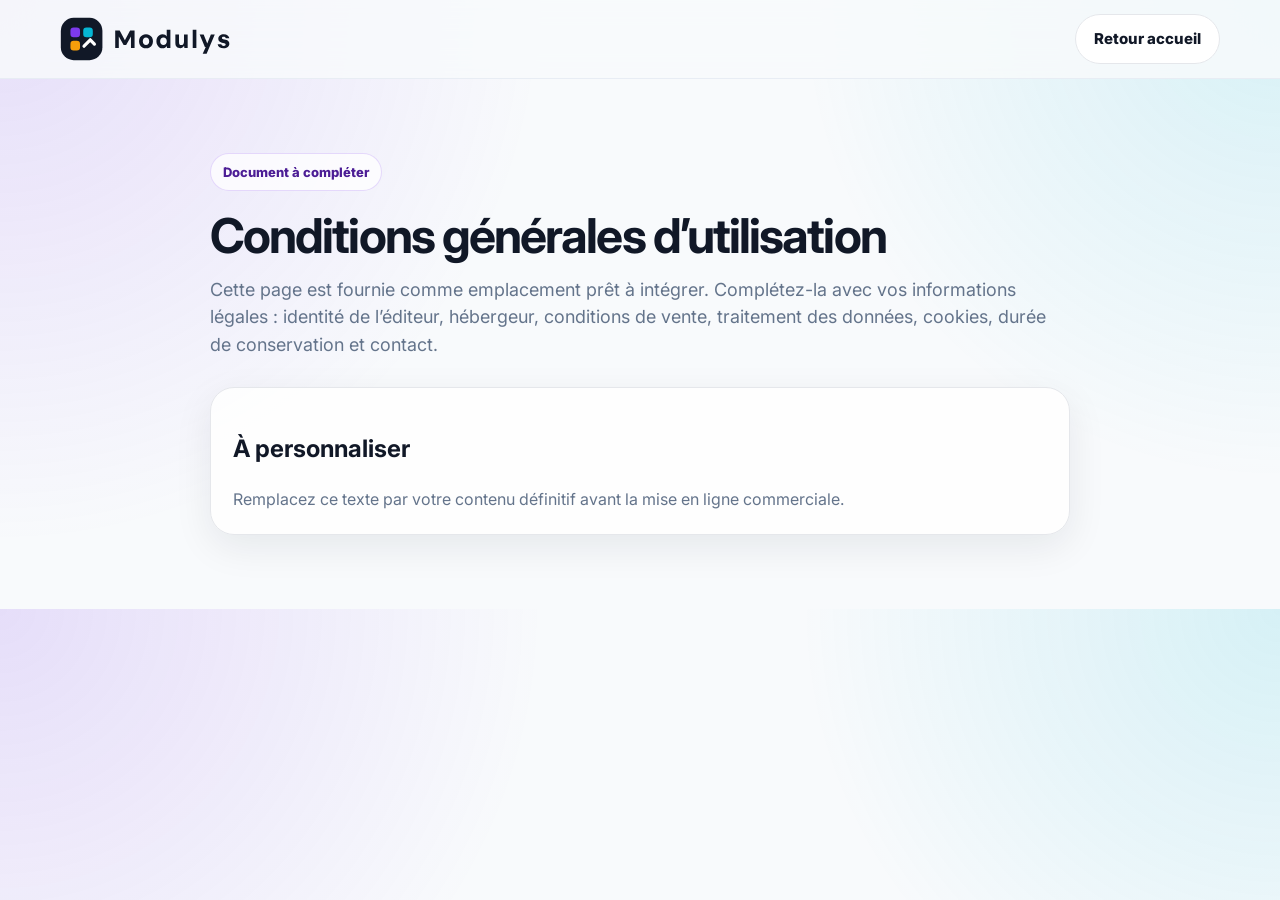
<file: cgu.html>
<!doctype html>
<html lang="fr">
<head>
  <meta charset="utf-8">
  <meta name="viewport" content="width=device-width, initial-scale=1">
  <title>Conditions générales d’utilisation — Modulys</title>
  <link rel="icon" href="../assets/img/favicon.svg" type="image/svg+xml">
  <link rel="preconnect" href="https://fonts.googleapis.com">
  <link rel="preconnect" href="https://fonts.gstatic.com" crossorigin>
  <link href="https://fonts.googleapis.com/css2?family=Inter:wght@500;650;700;800;900&display=swap" rel="stylesheet">
  <link rel="stylesheet" href="../assets/css/modulys.css">
</head>
<body>
  <header class="site-header"><div class="container navbar"><a class="brand" href="../index.html"><img src="../assets/img/modulys-logo.svg" alt="Modulys"></a><a class="btn btn-secondary" href="../index.html">Retour accueil</a></div></header>
  <main class="section">
    <div class="container" style="max-width:860px">
      <span class="badge">Document à compléter</span>
      <h1 class="section-title" style="margin-top:20px">Conditions générales d’utilisation</h1>
      <p class="section-text">Cette page est fournie comme emplacement prêt à intégrer. Complétez-la avec vos informations légales : identité de l’éditeur, hébergeur, conditions de vente, traitement des données, cookies, durée de conservation et contact.</p>
      <div class="card faq-item" style="margin-top:28px">
        <h2>À personnaliser</h2>
        <p>Remplacez ce texte par votre contenu définitif avant la mise en ligne commerciale.</p>
      </div>
    </div>
  </main>
  <script src="../assets/js/modulys.js"></script>
</body>
</html>
</file>
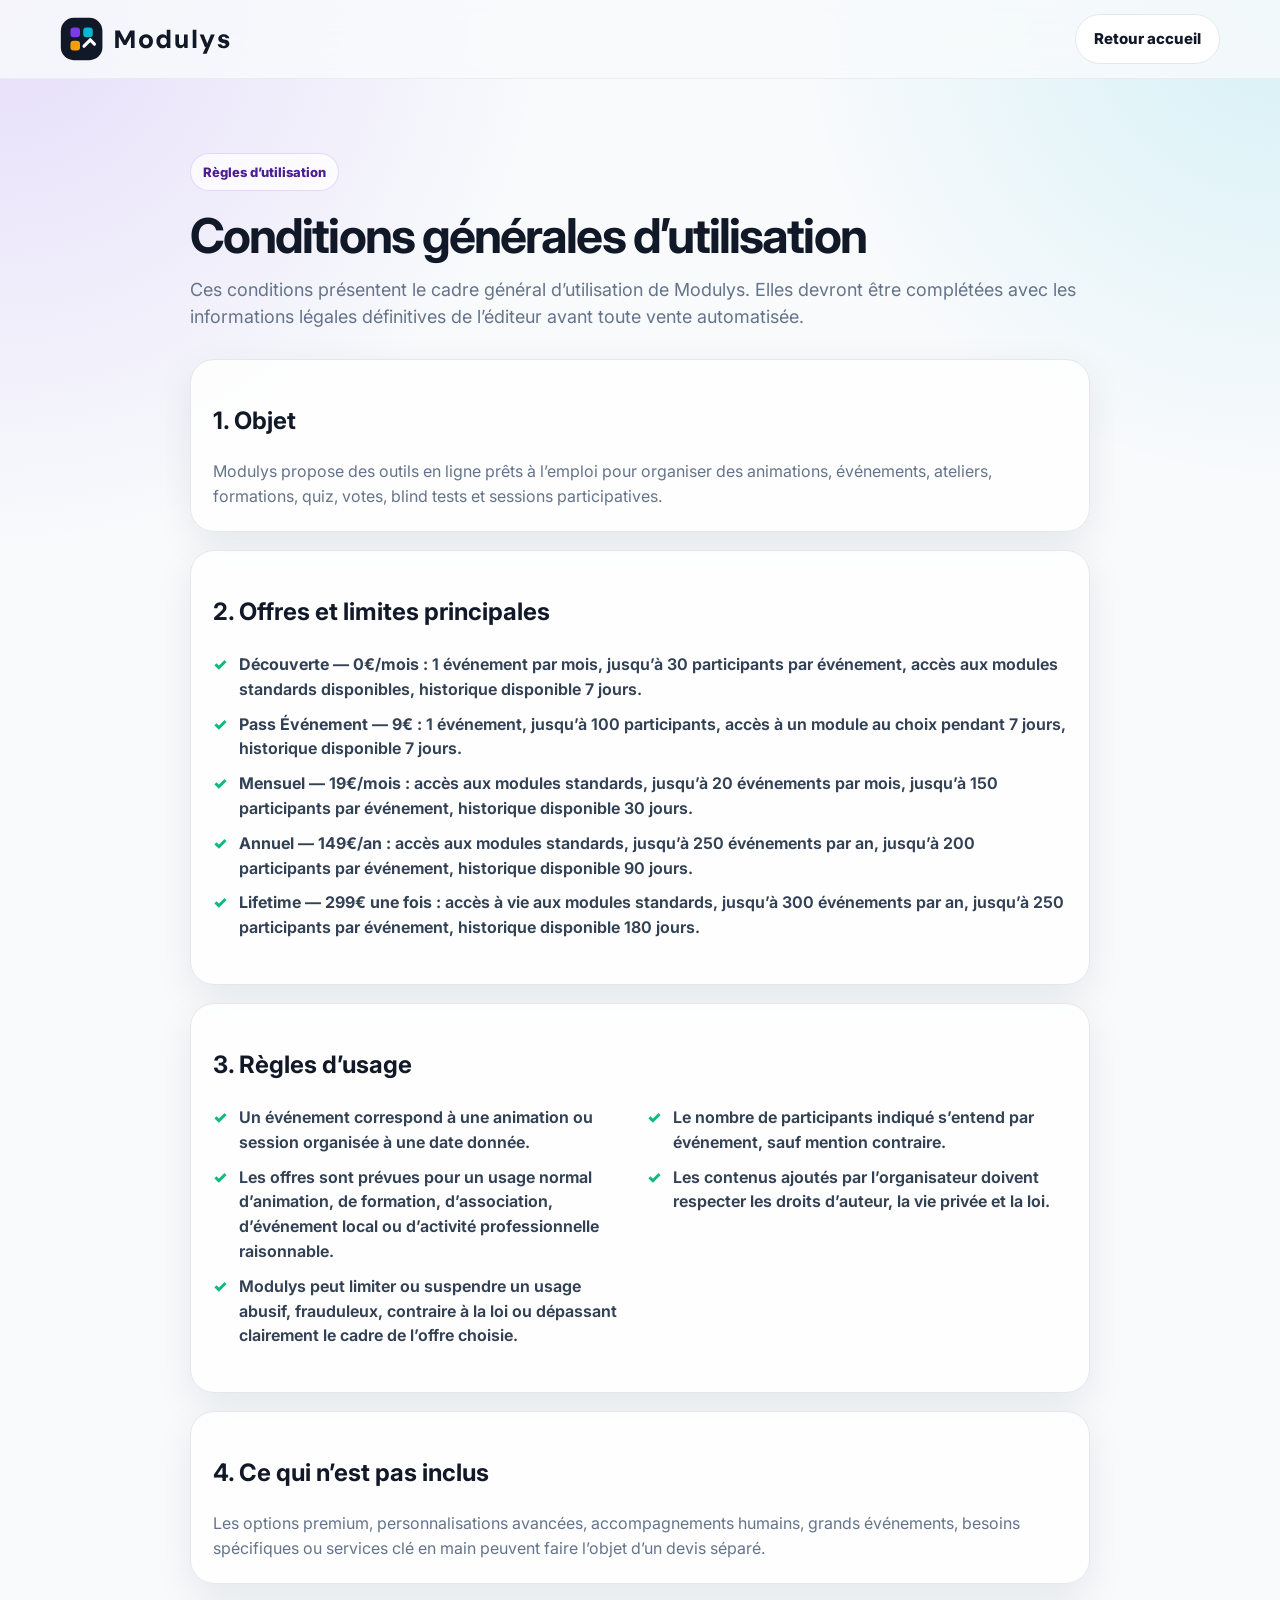
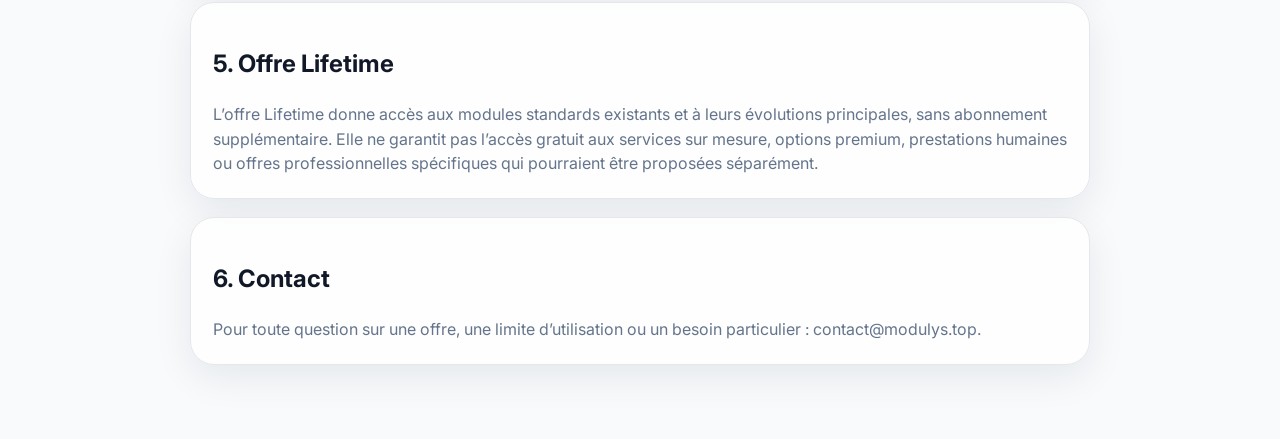
<file: legal/cgu.html>
<!doctype html>
<html lang="fr">
<head>
  <meta charset="utf-8">
  <meta name="viewport" content="width=device-width, initial-scale=1">
  <title>Conditions générales d’utilisation — Modulys</title>
  <link rel="icon" href="../assets/img/favicon.svg" type="image/svg+xml">
  <link rel="preconnect" href="https://fonts.googleapis.com">
  <link rel="preconnect" href="https://fonts.gstatic.com" crossorigin>
  <link href="https://fonts.googleapis.com/css2?family=Inter:wght@500;650;700;800;900&display=swap" rel="stylesheet">
  <link rel="stylesheet" href="../assets/css/modulys.css">
</head>
<body>
  <header class="site-header"><div class="container navbar"><a class="brand" href="../index.html"><img src="../assets/img/modulys-logo.svg" alt="Modulys"></a><a class="btn btn-secondary" href="../index.html">Retour accueil</a></div></header>
  <main class="section">
    <div class="container" style="max-width:900px">
      <span class="badge">Règles d’utilisation</span>
      <h1 class="section-title" style="margin-top:20px">Conditions générales d’utilisation</h1>
      <p class="section-text">Ces conditions présentent le cadre général d’utilisation de Modulys. Elles devront être complétées avec les informations légales définitives de l’éditeur avant toute vente automatisée.</p>

      <div class="card faq-item" style="margin-top:28px">
        <h2>1. Objet</h2>
        <p>Modulys propose des outils en ligne prêts à l’emploi pour organiser des animations, événements, ateliers, formations, quiz, votes, blind tests et sessions participatives.</p>
      </div>

      <div class="card faq-item" style="margin-top:18px">
        <h2>2. Offres et limites principales</h2>
        <ul class="feature-list legal-list">
          <li><strong>Découverte — 0€/mois :</strong> 1 événement par mois, jusqu’à 30 participants par événement, accès aux modules standards disponibles, historique disponible 7 jours.</li>
          <li><strong>Pass Événement — 9€ :</strong> 1 événement, jusqu’à 100 participants, accès à un module au choix pendant 7 jours, historique disponible 7 jours.</li>
          <li><strong>Mensuel — 19€/mois :</strong> accès aux modules standards, jusqu’à 20 événements par mois, jusqu’à 150 participants par événement, historique disponible 30 jours.</li>
          <li><strong>Annuel — 149€/an :</strong> accès aux modules standards, jusqu’à 250 événements par an, jusqu’à 200 participants par événement, historique disponible 90 jours.</li>
          <li><strong>Lifetime — 299€ une fois :</strong> accès à vie aux modules standards, jusqu’à 300 événements par an, jusqu’à 250 participants par événement, historique disponible 180 jours.</li>
        </ul>
      </div>

      <div class="card faq-item" style="margin-top:18px">
        <h2>3. Règles d’usage</h2>
        <ul class="feature-list">
          <li>Un événement correspond à une animation ou session organisée à une date donnée.</li>
          <li>Le nombre de participants indiqué s’entend par événement, sauf mention contraire.</li>
          <li>Les offres sont prévues pour un usage normal d’animation, de formation, d’association, d’événement local ou d’activité professionnelle raisonnable.</li>
          <li>Les contenus ajoutés par l’organisateur doivent respecter les droits d’auteur, la vie privée et la loi.</li>
          <li>Modulys peut limiter ou suspendre un usage abusif, frauduleux, contraire à la loi ou dépassant clairement le cadre de l’offre choisie.</li>
        </ul>
      </div>

      <div class="card faq-item" style="margin-top:18px">
        <h2>4. Ce qui n’est pas inclus</h2>
        <p>Les options premium, personnalisations avancées, accompagnements humains, grands événements, besoins spécifiques ou services clé en main peuvent faire l’objet d’un devis séparé.</p>
      </div>

      <div class="card faq-item" style="margin-top:18px">
        <h2>5. Offre Lifetime</h2>
        <p>L’offre Lifetime donne accès aux modules standards existants et à leurs évolutions principales, sans abonnement supplémentaire. Elle ne garantit pas l’accès gratuit aux services sur mesure, options premium, prestations humaines ou offres professionnelles spécifiques qui pourraient être proposées séparément.</p>
      </div>

      <div class="card faq-item" style="margin-top:18px">
        <h2>6. Contact</h2>
        <p>Pour toute question sur une offre, une limite d’utilisation ou un besoin particulier : contact@modulys.top.</p>
      </div>
    </div>
  </main>
  <script src="../assets/js/modulys.js"></script>
</body>
</html>
</file>
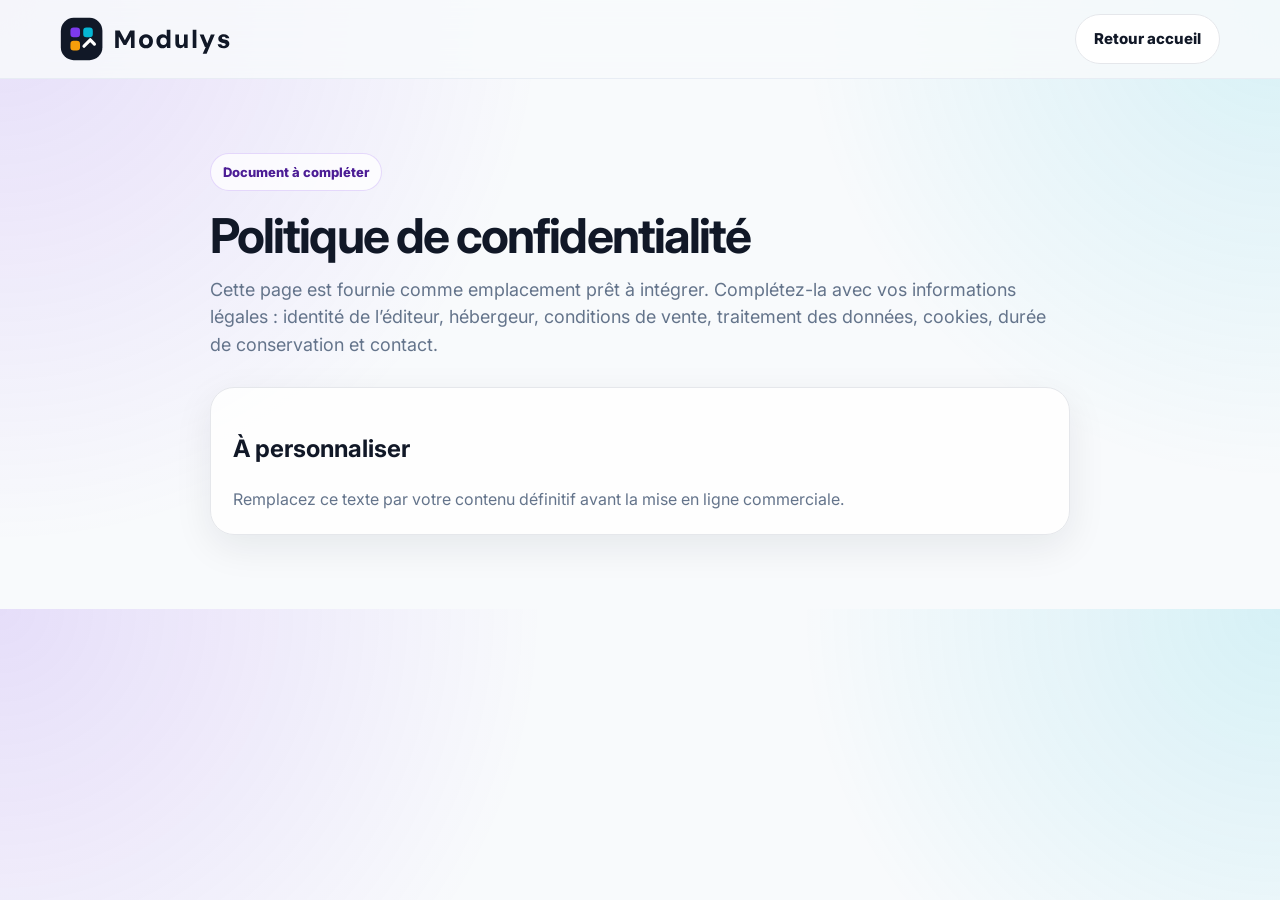
<file: legal/confidentialite.html>
<!doctype html>
<html lang="fr">
<head>
  <meta charset="utf-8">
  <meta name="viewport" content="width=device-width, initial-scale=1">
  <title>Politique de confidentialité — Modulys</title>
  <link rel="icon" href="../assets/img/favicon.svg" type="image/svg+xml">
  <link rel="preconnect" href="https://fonts.googleapis.com">
  <link rel="preconnect" href="https://fonts.gstatic.com" crossorigin>
  <link href="https://fonts.googleapis.com/css2?family=Inter:wght@500;650;700;800;900&display=swap" rel="stylesheet">
  <link rel="stylesheet" href="../assets/css/modulys.css">
</head>
<body>
  <header class="site-header"><div class="container navbar"><a class="brand" href="../index.html"><img src="../assets/img/modulys-logo.svg" alt="Modulys"></a><a class="btn btn-secondary" href="../index.html">Retour accueil</a></div></header>
  <main class="section">
    <div class="container" style="max-width:860px">
      <span class="badge">Document à compléter</span>
      <h1 class="section-title" style="margin-top:20px">Politique de confidentialité</h1>
      <p class="section-text">Cette page est fournie comme emplacement prêt à intégrer. Complétez-la avec vos informations légales : identité de l’éditeur, hébergeur, conditions de vente, traitement des données, cookies, durée de conservation et contact.</p>
      <div class="card faq-item" style="margin-top:28px">
        <h2>À personnaliser</h2>
        <p>Remplacez ce texte par votre contenu définitif avant la mise en ligne commerciale.</p>
      </div>
    </div>
  </main>
  <script src="../assets/js/modulys.js"></script>
</body>
</html>
</file>
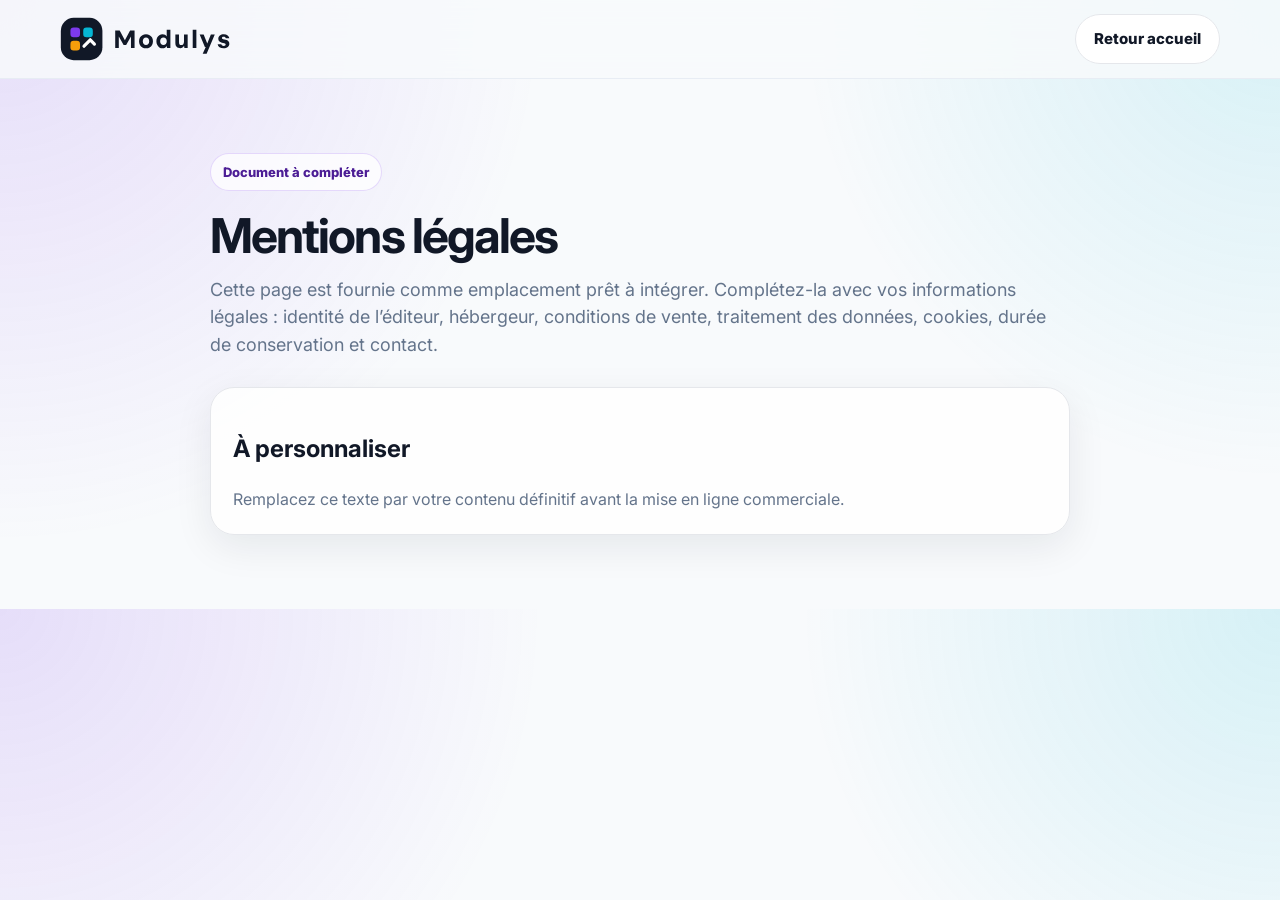
<file: legal/mentions-legales.html>
<!doctype html>
<html lang="fr">
<head>
  <meta charset="utf-8">
  <meta name="viewport" content="width=device-width, initial-scale=1">
  <title>Mentions légales — Modulys</title>
  <link rel="icon" href="../assets/img/favicon.svg" type="image/svg+xml">
  <link rel="preconnect" href="https://fonts.googleapis.com">
  <link rel="preconnect" href="https://fonts.gstatic.com" crossorigin>
  <link href="https://fonts.googleapis.com/css2?family=Inter:wght@500;650;700;800;900&display=swap" rel="stylesheet">
  <link rel="stylesheet" href="../assets/css/modulys.css">
</head>
<body>
  <header class="site-header"><div class="container navbar"><a class="brand" href="../index.html"><img src="../assets/img/modulys-logo.svg" alt="Modulys"></a><a class="btn btn-secondary" href="../index.html">Retour accueil</a></div></header>
  <main class="section">
    <div class="container" style="max-width:860px">
      <span class="badge">Document à compléter</span>
      <h1 class="section-title" style="margin-top:20px">Mentions légales</h1>
      <p class="section-text">Cette page est fournie comme emplacement prêt à intégrer. Complétez-la avec vos informations légales : identité de l’éditeur, hébergeur, conditions de vente, traitement des données, cookies, durée de conservation et contact.</p>
      <div class="card faq-item" style="margin-top:28px">
        <h2>À personnaliser</h2>
        <p>Remplacez ce texte par votre contenu définitif avant la mise en ligne commerciale.</p>
      </div>
    </div>
  </main>
  <script src="../assets/js/modulys.js"></script>
</body>
</html>
</file>
<file: assets/css/modulys.css>
:root {
  --bg: #f8fafc;
  --surface: #ffffff;
  --surface-soft: #f1f5f9;
  --ink: #111827;
  --muted: #64748b;
  --line: #e5e7eb;
  --primary: #7c3aed;
  --primary-dark: #5b21b6;
  --accent: #06b6d4;
  --warning: #f59e0b;
  --success: #10b981;
  --shadow: 0 22px 70px rgba(15, 23, 42, .10);
  --shadow-soft: 0 12px 38px rgba(15, 23, 42, .08);
  --radius-xl: clamp(22px, 3vw, 32px);
  --radius-lg: clamp(18px, 2.4vw, 24px);
  --radius-md: 16px;
  --container: 1160px;
}

* { box-sizing: border-box; }
html { scroll-behavior: smooth; }
body {
  margin: 0;
  font-family: Inter, ui-sans-serif, system-ui, -apple-system, BlinkMacSystemFont, "Segoe UI", sans-serif;
  color: var(--ink);
  background:
    radial-gradient(circle at top left, rgba(124, 58, 237, .15), transparent 34rem),
    radial-gradient(circle at top right, rgba(6, 182, 212, .14), transparent 30rem),
    var(--bg);
  line-height: 1.55;
  overflow-x: hidden;
}
body.menu-open { overflow: hidden; }
img, svg { max-width: 100%; height: auto; }
a { color: inherit; text-decoration: none; }

.container {
  width: min(calc(100% - clamp(24px, 5vw, 48px)), var(--container));
  margin: 0 auto;
}

.skip-link {
  position: absolute;
  left: 16px;
  top: -60px;
  z-index: 999;
  padding: 10px 14px;
  border-radius: 12px;
  background: var(--ink);
  color: white;
  transition: top .2s ease;
}
.skip-link:focus { top: 16px; }

.site-header {
  position: sticky;
  top: 0;
  z-index: 100;
  backdrop-filter: blur(18px);
  background: rgba(248, 250, 252, .82);
  border-bottom: 1px solid rgba(226, 232, 240, .75);
}
.navbar {
  min-height: clamp(64px, 8vw, 78px);
  display: flex;
  align-items: center;
  justify-content: space-between;
  gap: clamp(12px, 2.5vw, 24px);
}
.brand { display: inline-flex; align-items: center; flex: 0 0 auto; }
.brand img { width: clamp(138px, 15vw, 176px); display: block; }
.nav-links, .nav-actions { display: flex; align-items: center; }
.nav-links { gap: clamp(14px, 2vw, 26px); color: #334155; font-weight: 650; font-size: 15px; }
.nav-actions { gap: 12px; }
.nav-links a { position: relative; }
.nav-links a::after {
  content: "";
  position: absolute;
  left: 0;
  bottom: -8px;
  width: 100%;
  height: 2px;
  border-radius: 20px;
  background: var(--primary);
  transform: scaleX(0);
  transform-origin: left;
  transition: transform .18s ease;
}
.nav-links a:hover::after, .nav-links a:focus-visible::after { transform: scaleX(1); }

.menu-toggle {
  display: none;
  width: 44px;
  height: 44px;
  border: 1px solid var(--line);
  border-radius: 14px;
  background: white;
  color: var(--ink);
}
.menu-toggle span { display: block; width: 20px; height: 2px; margin: 5px auto; background: currentColor; border-radius: 99px; }
.mobile-menu { display: none; }

.btn {
  display: inline-flex;
  align-items: center;
  justify-content: center;
  gap: 9px;
  min-height: 44px;
  padding: 12px 18px;
  border-radius: 999px;
  border: 1px solid transparent;
  font-weight: 800;
  font-size: 15px;
  cursor: pointer;
  text-align: center;
  transition: transform .16s ease, box-shadow .16s ease, background .16s ease, border-color .16s ease;
}
.btn:hover { transform: translateY(-1px); }
.btn-primary { color: white; background: linear-gradient(135deg, var(--primary), var(--accent)); box-shadow: 0 14px 30px rgba(124, 58, 237, .25); }
.btn-primary:hover { box-shadow: 0 18px 38px rgba(124, 58, 237, .32); }
.btn-secondary { background: white; color: var(--ink); border-color: var(--line); }
.btn-secondary:hover { border-color: rgba(124, 58, 237, .35); box-shadow: var(--shadow-soft); }
.btn-ghost { background: transparent; color: #334155; border-color: transparent; }

.badge {
  display: inline-flex;
  align-items: center;
  gap: 8px;
  width: fit-content;
  max-width: 100%;
  padding: 8px 12px;
  border: 1px solid rgba(124, 58, 237, .18);
  border-radius: 999px;
  background: rgba(255, 255, 255, .72);
  color: #4c1d95;
  font-weight: 800;
  font-size: 13px;
}

.hero { padding: clamp(46px, 8vw, 86px) 0 clamp(34px, 5.4vw, 58px); }
.hero-grid { display: grid; grid-template-columns: minmax(0, 1.05fr) minmax(310px, .95fr); gap: clamp(24px, 5vw, 46px); align-items: center; }
.hero h1 { margin: 20px 0 18px; font-size: clamp(38px, 7vw, 76px); line-height: .98; letter-spacing: -0.06em; }
.gradient-text { background: linear-gradient(135deg, var(--primary), var(--accent)); -webkit-background-clip: text; background-clip: text; color: transparent; }
.lead { margin: 0; max-width: 690px; color: #475569; font-size: clamp(17px, 2vw, 21px); }
.hero-actions, .hero-proof, .module-actions, .demo-actions { display: flex; flex-wrap: wrap; gap: 10px; }
.hero-actions { margin-top: 28px; }
.hero-proof { margin-top: 22px; color: #475569; font-size: 14px; font-weight: 700; }
.hero-proof span { padding: 8px 11px; border: 1px solid var(--line); border-radius: 999px; background: rgba(255,255,255,.7); }

.hero-card { position: relative; padding: clamp(16px, 2vw, 22px); border: 1px solid rgba(226, 232, 240, .9); border-radius: var(--radius-xl); background: rgba(255,255,255,.82); box-shadow: var(--shadow); overflow: hidden; }
.hero-card::before { content: ""; position: absolute; inset: -80px -40px auto auto; width: 220px; height: 220px; border-radius: 999px; background: rgba(6, 182, 212, .16); }
.app-window { position: relative; border: 1px solid var(--line); border-radius: 26px; overflow: hidden; background: white; }
.window-topbar { display: flex; align-items: center; gap: 7px; padding: 15px 18px; border-bottom: 1px solid var(--line); background: #f8fafc; }
.dot { width: 10px; height: 10px; border-radius: 999px; background: #cbd5e1; }
.dot:nth-child(1) { background: #fca5a5; } .dot:nth-child(2) { background: #fcd34d; } .dot:nth-child(3) { background: #86efac; }
.window-body { padding: clamp(16px, 2.4vw, 22px); }
.mini-stat-grid { display: grid; grid-template-columns: repeat(2, minmax(0, 1fr)); gap: 14px; }
.mini-stat { padding: 18px; border-radius: 20px; background: #f8fafc; border: 1px solid var(--line); }
.mini-stat strong { display: block; font-size: 28px; line-height: 1; }
.mini-stat span { display: block; margin-top: 6px; color: var(--muted); font-size: 13px; font-weight: 700; }
.live-panel { margin-top: 16px; padding: 18px; border-radius: 22px; background: #111827; color: white; }
.live-panel small { color: #cbd5e1; font-weight: 800; text-transform: uppercase; letter-spacing: .08em; }
.progress { height: 10px; margin-top: 14px; border-radius: 999px; background: rgba(255,255,255,.14); overflow: hidden; }
.progress span { display: block; height: 100%; width: 68%; border-radius: inherit; background: linear-gradient(90deg, var(--primary), var(--accent)); }
.floating-card { position: absolute; right: 2px; bottom: -18px; width: 220px; padding: 16px; border-radius: 22px; background: white; border: 1px solid var(--line); box-shadow: var(--shadow-soft); }
.qr-mock { display: grid; grid-template-columns: repeat(4, 1fr); gap: 4px; width: 56px; height: 56px; padding: 6px; border-radius: 12px; background: #f1f5f9; }
.qr-mock i { border-radius: 3px; background: #111827; }
.floating-card strong { display: block; margin-top: 10px; }
.floating-card span { display: block; color: var(--muted); font-size: 13px; }

.section { padding: clamp(44px, 6vw, 74px) 0; }
.section-header { max-width: 760px; margin: 0 auto clamp(24px, 3.5vw, 34px); text-align: center; }
.section-kicker { margin: 0 0 8px; color: var(--primary); font-size: 13px; font-weight: 900; letter-spacing: .14em; text-transform: uppercase; }
.section-title { margin: 0; font-size: clamp(30px, 4.4vw, 48px); line-height: 1.05; letter-spacing: -0.04em; }
.section-text { margin: 14px auto 0; color: var(--muted); font-size: clamp(16px, 1.8vw, 18px); }

.steps-grid, .audience-grid, .pricing-grid, .security-grid, .faq-grid { display: grid; gap: clamp(14px, 2vw, 18px); }
.steps-grid { grid-template-columns: repeat(auto-fit, minmax(min(100%, 260px), 1fr)); }
.audience-grid, .security-grid { grid-template-columns: repeat(auto-fit, minmax(min(100%, 210px), 1fr)); }
.pricing-grid { grid-template-columns: repeat(auto-fit, minmax(min(100%, 205px), 1fr)); align-items: stretch; }
.faq-grid { grid-template-columns: repeat(auto-fit, minmax(min(100%, 320px), 1fr)); }
.card { border: 1px solid var(--line); border-radius: var(--radius-lg); background: rgba(255,255,255,.86); box-shadow: var(--shadow-soft); }
.step-card, .audience-card, .security-card { padding: clamp(20px, 2.4vw, 24px); }
.step-number, .icon-bubble { display: inline-flex; align-items: center; justify-content: center; width: 46px; height: 46px; border-radius: 16px; background: #ede9fe; color: var(--primary); font-weight: 900; }
.step-card h3, .security-card h3, .audience-card h3 { margin: 18px 0 8px; font-size: 20px; }
.step-card p, .security-card p, .audience-card p { margin: 0; color: var(--muted); }

.modules-list { display: grid; gap: clamp(16px, 2.8vw, 22px); }
.module-card { display: grid; grid-template-columns: minmax(260px, .9fr) minmax(0, 1.1fr); gap: clamp(18px, 3vw, 26px); align-items: center; padding: clamp(16px, 2.2vw, 20px); border: 1px solid var(--line); border-radius: var(--radius-xl); background: white; box-shadow: var(--shadow-soft); overflow: hidden; }
.module-card:nth-child(even) { grid-template-columns: minmax(0, 1.1fr) minmax(260px, .9fr); }
.module-card:nth-child(even) .module-visual { order: 2; }
.module-visual img { display: block; width: 100%; border-radius: 24px; }
.module-content { padding: clamp(4px, 1.2vw, 12px); }
.module-status { display: inline-flex; padding: 7px 11px; border-radius: 999px; background: #ecfdf5; color: #047857; font-size: 13px; font-weight: 900; }
.module-card.is-coming .module-status { background: #f1f5f9; color: #475569; }
.module-content h3 { margin: 16px 0 8px; font-size: clamp(28px, 4vw, 40px); letter-spacing: -0.04em; line-height: 1.05; }
.module-content p { margin: 0; color: #475569; font-size: 17px; }
.feature-list { display: grid; grid-template-columns: repeat(2, minmax(0, 1fr)); gap: 10px 14px; padding: 0; margin: 22px 0; list-style: none; }
.feature-list li { position: relative; padding-left: 26px; color: #334155; font-weight: 650; }
.feature-list li::before { content: "✓"; position: absolute; left: 0; top: 0; color: var(--success); font-weight: 900; }
.legal-list { grid-template-columns: 1fr; }

.pricing-note { max-width: 840px; margin: -6px auto clamp(18px, 3vw, 28px); padding: 15px 18px; border: 1px solid rgba(245, 158, 11, .28); border-radius: 18px; background: rgba(255, 251, 235, .75); color: #92400e; font-weight: 750; text-align: center; }
.price-card { position: relative; display: flex; flex-direction: column; padding: clamp(20px, 2.4vw, 26px); overflow: hidden; }
.price-card.featured { border-color: rgba(124, 58, 237, .34); box-shadow: 0 24px 70px rgba(124, 58, 237, .16); }
.price-pill { position: absolute; top: 18px; right: 18px; padding: 7px 10px; border-radius: 999px; background: #ede9fe; color: var(--primary); font-size: 12px; font-weight: 900; }
.price-pill.soft { background: #ecfeff; color: #0e7490; }
.price-card h3 { margin: 0 0 8px; padding-right: 74px; font-size: 24px; }
.price-card p { color: var(--muted); margin: 0; }
.price { display: flex; align-items: baseline; gap: 6px; margin: 18px 0 6px; }
.price strong { font-size: clamp(36px, 4vw, 42px); line-height: 1; letter-spacing: -0.05em; }
.price span { color: var(--muted); font-weight: 800; }
.limits { padding: 0; margin: 22px 0; list-style: none; display: grid; gap: 10px; }
.limits li { display: flex; gap: 10px; color: #334155; }
.limits li::before { content: "•"; color: var(--primary); font-weight: 900; }
.price-card .btn { margin-top: auto; }
.usage-rules { margin-top: clamp(16px, 2.2vw, 22px); padding: clamp(20px, 2.5vw, 26px); }
.usage-rules h3 { margin: 0 0 10px; font-size: 24px; }
.usage-rules p { margin: 0 0 16px; color: var(--muted); font-weight: 650; }

.demo-band { display: grid; grid-template-columns: minmax(0, 1fr) auto; gap: clamp(18px, 3vw, 24px); align-items: center; padding: clamp(22px, 4vw, 34px); border-radius: var(--radius-xl); background: #111827; color: white; box-shadow: var(--shadow); }
.demo-band h2 { margin: 0; font-size: clamp(30px, 4vw, 46px); line-height: 1.04; letter-spacing: -0.04em; }
.demo-band p { max-width: 720px; margin: 12px 0 0; color: #cbd5e1; font-size: clamp(16px, 1.8vw, 18px); }
.faq-item { padding: 22px; }
.faq-item h3 { margin: 0 0 8px; font-size: 19px; }
.faq-item p { margin: 0; color: var(--muted); }

.contact-card { display: grid; grid-template-columns: minmax(0, .9fr) minmax(300px, 1.1fr); gap: clamp(20px, 3vw, 28px); padding: clamp(22px, 4vw, 34px); border-radius: var(--radius-xl); background: white; border: 1px solid var(--line); box-shadow: var(--shadow-soft); }
.contact-card h2 { margin: 0; font-size: clamp(32px, 4vw, 48px); line-height: 1.05; letter-spacing: -0.04em; }
.contact-card p { color: var(--muted); font-size: clamp(16px, 1.8vw, 18px); }
.contact-list { padding: 0; margin: 22px 0 0; list-style: none; display: grid; gap: 10px; color: #334155; font-weight: 700; }
.contact-form { display: grid; gap: 14px; }
.field { display: grid; gap: 7px; }
.field label { font-weight: 850; color: #334155; }
.field input, .field select, .field textarea { width: 100%; padding: 13px 14px; border: 1px solid var(--line); border-radius: 14px; background: #f8fafc; color: var(--ink); font: inherit; outline: none; transition: border-color .16s ease, box-shadow .16s ease, background .16s ease; }
.field textarea { resize: vertical; min-height: 128px; }
.field input:focus, .field select:focus, .field textarea:focus { background: white; border-color: rgba(124, 58, 237, .55); box-shadow: 0 0 0 4px rgba(124, 58, 237, .12); }
.form-help { margin: 0; color: var(--muted); font-size: 13px; }

.site-footer { padding: clamp(34px, 5vw, 42px) 0; border-top: 1px solid var(--line); background: white; }
.footer-grid { display: grid; grid-template-columns: minmax(0, 1.2fr) minmax(160px, .8fr) minmax(160px, .8fr); gap: clamp(20px, 3vw, 28px); align-items: start; }
.footer-logo { width: 160px; }
.footer-grid p { max-width: 390px; color: var(--muted); }
.footer-links { display: grid; gap: 10px; }
.footer-links h3 { margin: 0 0 6px; font-size: 15px; }
.footer-links a { color: #475569; font-weight: 650; }
.footer-bottom { margin-top: 28px; padding-top: 22px; border-top: 1px solid var(--line); color: var(--muted); font-size: 14px; }

.reveal { opacity: 0; transform: translateY(18px); transition: opacity .5s ease, transform .5s ease; }
.reveal.is-visible { opacity: 1; transform: translateY(0); }

@media (max-width: 1050px) {
  .nav-links, .nav-actions { display: none; }
  .menu-toggle { display: inline-block; }
  .mobile-menu {
    position: fixed;
    inset: clamp(68px, 8vw, 78px) clamp(12px, 4vw, 16px) auto clamp(12px, 4vw, 16px);
    display: none;
    padding: 18px;
    border: 1px solid var(--line);
    border-radius: 22px;
    background: white;
    box-shadow: var(--shadow);
  }
  .mobile-menu.is-open { display: grid; gap: 10px; }
  .mobile-menu a { padding: 12px; border-radius: 12px; font-weight: 800; color: #334155; }
  .mobile-menu a:hover { background: #f8fafc; }
  .hero-grid, .contact-card, .demo-band { grid-template-columns: 1fr; }
  .hero-card { max-width: 680px; width: 100%; margin: 0 auto; }
  .module-card, .module-card:nth-child(even) { grid-template-columns: 1fr; }
  .module-card:nth-child(even) .module-visual { order: 0; }
  .module-visual { max-width: 620px; width: 100%; margin: 0 auto; }
}

@media (max-width: 720px) {
  .hero h1, .section-title, .contact-card h2, .demo-band h2 { letter-spacing: -0.045em; }
  .feature-list, .mini-stat-grid { grid-template-columns: 1fr; }
  .floating-card { position: static; width: 100%; margin-top: 16px; }
  .hero-actions .btn, .module-actions .btn, .demo-actions .btn, .contact-form .btn { width: 100%; }
  .footer-grid { grid-template-columns: 1fr; }
  .price-card h3 { padding-right: 70px; }
}

@media (max-width: 430px) {
  .container { width: min(calc(100% - 20px), var(--container)); }
  .brand img { width: 132px; }
  .btn { width: 100%; padding-inline: 14px; }
  .menu-toggle { width: 42px; height: 42px; flex: 0 0 auto; }
  .badge { font-size: 12px; border-radius: 18px; }
  .hero-proof span { width: 100%; text-align: center; }
  .price-pill { position: static; width: fit-content; margin-bottom: 12px; }
  .price-card h3 { padding-right: 0; }
  .live-panel, .mini-stat, .faq-item { padding: 16px; }
}

@media (prefers-reduced-motion: reduce) {
  *, *::before, *::after {
    animation-duration: .01ms !important;
    animation-iteration-count: 1 !important;
    scroll-behavior: auto !important;
    transition-duration: .01ms !important;
  }
}


/* Compte Modulys / Mes modules */
.account-section { min-height: 72vh; }
.auth-grid { display: grid; grid-template-columns: repeat(auto-fit, minmax(min(100%, 320px), 1fr)); gap: clamp(16px, 2.5vw, 22px); align-items: start; }
.account-card { padding: clamp(22px, 3vw, 30px); border: 1px solid var(--line); border-radius: var(--radius-xl); background: rgba(255,255,255,.92); box-shadow: var(--shadow-soft); }
.account-card h2 { margin: 0 0 8px; font-size: clamp(24px, 3vw, 34px); letter-spacing: -0.04em; line-height: 1.08; }
.account-card p { color: var(--muted); }
.auth-status { min-height: 22px; margin: 6px 0 0; color: var(--muted); font-weight: 750; }
.auth-status.success { color: #047857; }
.auth-status.error { color: #b91c1c; }
.account-user-card { display: flex; align-items: center; justify-content: space-between; gap: 18px; margin-bottom: 18px; }
.account-user-card h2 { margin: 0; }
.muted { color: var(--muted); }
.account-info-grid { display: grid; grid-template-columns: repeat(auto-fit, minmax(min(100%, 260px), 1fr)); gap: 14px; margin-bottom: 22px; }
.account-note { display: grid; gap: 4px; padding: 16px 18px; border: 1px solid rgba(124,58,237,.18); border-radius: 18px; background: rgba(255,255,255,.74); }
.account-note strong { color: #4c1d95; }
.account-note span { color: var(--muted); font-weight: 650; }
.modules-account-grid { display: grid; grid-template-columns: repeat(auto-fit, minmax(min(100%, 265px), 1fr)); gap: clamp(14px, 2vw, 18px); }
.module-account-card { display: flex; flex-direction: column; min-height: 300px; padding: clamp(20px, 2.6vw, 26px); border: 1px solid var(--line); border-radius: var(--radius-xl); background: white; box-shadow: var(--shadow-soft); }
.module-account-card.is-locked { opacity: .68; }
.module-account-top { display: flex; align-items: center; justify-content: space-between; gap: 12px; }
.module-icon { display: inline-flex; align-items: center; justify-content: center; width: 48px; height: 48px; border-radius: 18px; background: #ede9fe; font-size: 25px; }
.access-pill { display: inline-flex; align-items: center; min-height: 30px; padding: 6px 10px; border-radius: 999px; background: #ecfdf5; color: #047857; font-size: 12px; font-weight: 900; }
.module-badge { margin: 18px 0 8px !important; color: var(--primary) !important; font-size: 13px; font-weight: 900; text-transform: uppercase; letter-spacing: .08em; }
.module-account-card h3 { margin: 0 0 8px; font-size: 26px; letter-spacing: -0.04em; }
.module-account-card p { margin: 0; color: var(--muted); }
.module-account-actions { margin-top: auto; padding-top: 22px; }
.module-account-actions .btn { width: 100%; }
button:disabled, .btn:disabled { cursor: not-allowed; opacity: .62; transform: none; }
@media (max-width: 720px) { .account-user-card { align-items: stretch; flex-direction: column; } }

/* Cartes dynamiques Mes modules : illustrationUrl + fallback emoji */
.module-account-visual { position: relative; display: grid; place-items: center; min-height: 138px; margin: -6px -6px 18px; border-radius: 22px; overflow: hidden; background: linear-gradient(135deg, #f5f3ff, #fdf2f8); border: 1px solid rgba(124,58,237,.10); }
.module-account-visual img { width: 100%; height: 154px; object-fit: cover; display: block; }
.module-account-visual .module-icon-fallback { display: none; }
.module-account-visual.is-fallback .module-icon-fallback { display: inline-flex; width: 64px; height: 64px; font-size: 34px; }
.module-account-card .module-account-top { margin-top: 0; }
.module-account-card .module-badge { margin: 0 !important; }
@media (max-width: 720px) { .module-account-visual img { height: 132px; } }


/* P1 — tableau de bord événements */
.dashboard-block { margin-top: clamp(26px, 4vw, 42px); }
.dashboard-block-head {
  display: flex;
  justify-content: space-between;
  align-items: flex-end;
  gap: 18px;
  margin-bottom: 18px;
}
.dashboard-block-head h2 { margin: 0; font-size: clamp(28px, 4vw, 42px); letter-spacing: -0.05em; }
.events-account-grid {
  display: grid;
  grid-template-columns: repeat(2, minmax(0, 1fr));
  gap: 18px;
}
.event-account-card {
  display: grid;
  gap: 12px;
  padding: clamp(20px, 3vw, 28px);
  border: 1px solid rgba(226, 232, 240, .9);
  border-radius: var(--radius-lg);
  background: rgba(255, 255, 255, .92);
  box-shadow: var(--shadow-soft);
}
.event-account-top { display: flex; justify-content: space-between; align-items: center; gap: 10px; flex-wrap: wrap; }
.event-account-card h3 { margin: 0; font-size: 1.35rem; letter-spacing: -0.03em; }
.event-account-card p { margin: 0; color: var(--muted); }
.event-meta { font-size: .93rem; }
.event-account-actions { display: flex; gap: 10px; flex-wrap: wrap; margin-top: 4px; }
.event-account-actions .btn { min-height: 40px; padding: 10px 14px; font-size: 14px; }
@media (max-width: 760px) {
  .dashboard-block-head { align-items: stretch; flex-direction: column; }
  .events-account-grid { grid-template-columns: 1fr; }
  .event-account-actions { display: grid; grid-template-columns: 1fr; }
  .event-account-actions .btn, #refreshEventsBtn { width: 100%; }
}
</file>
